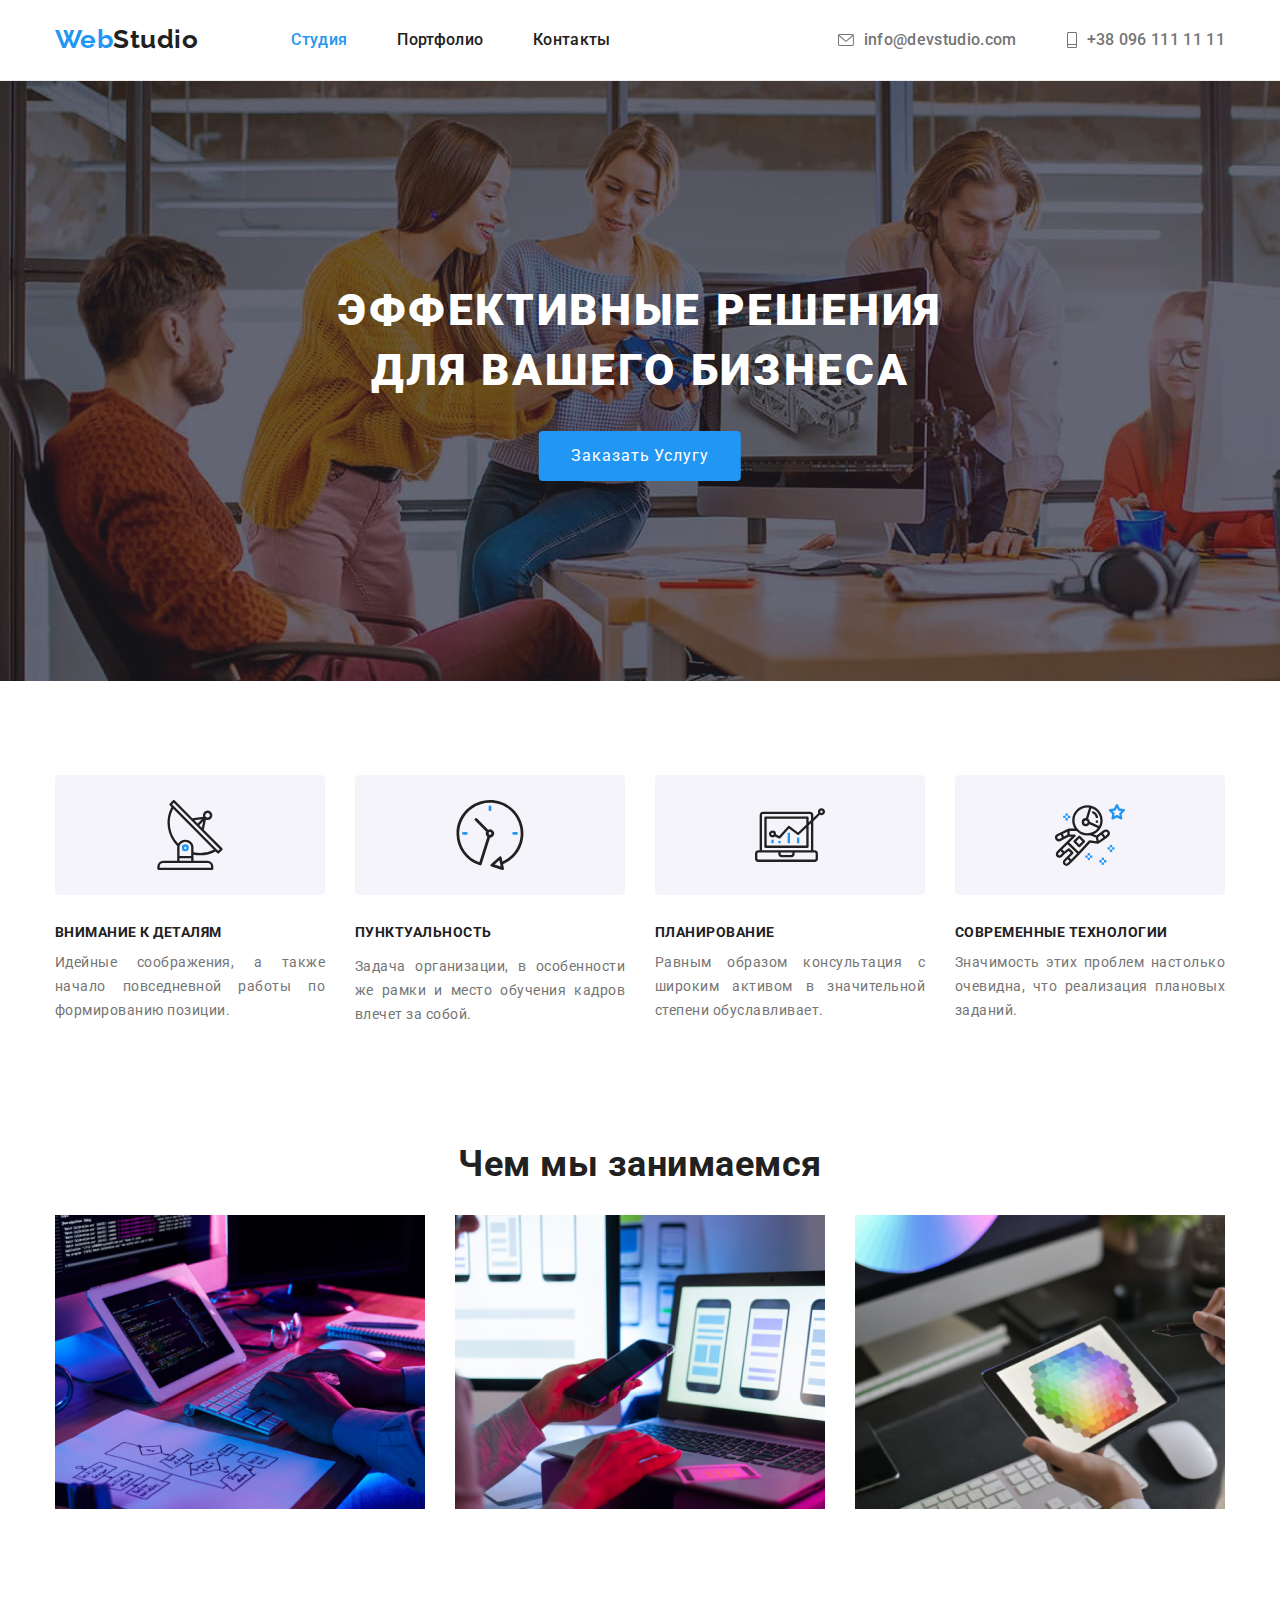
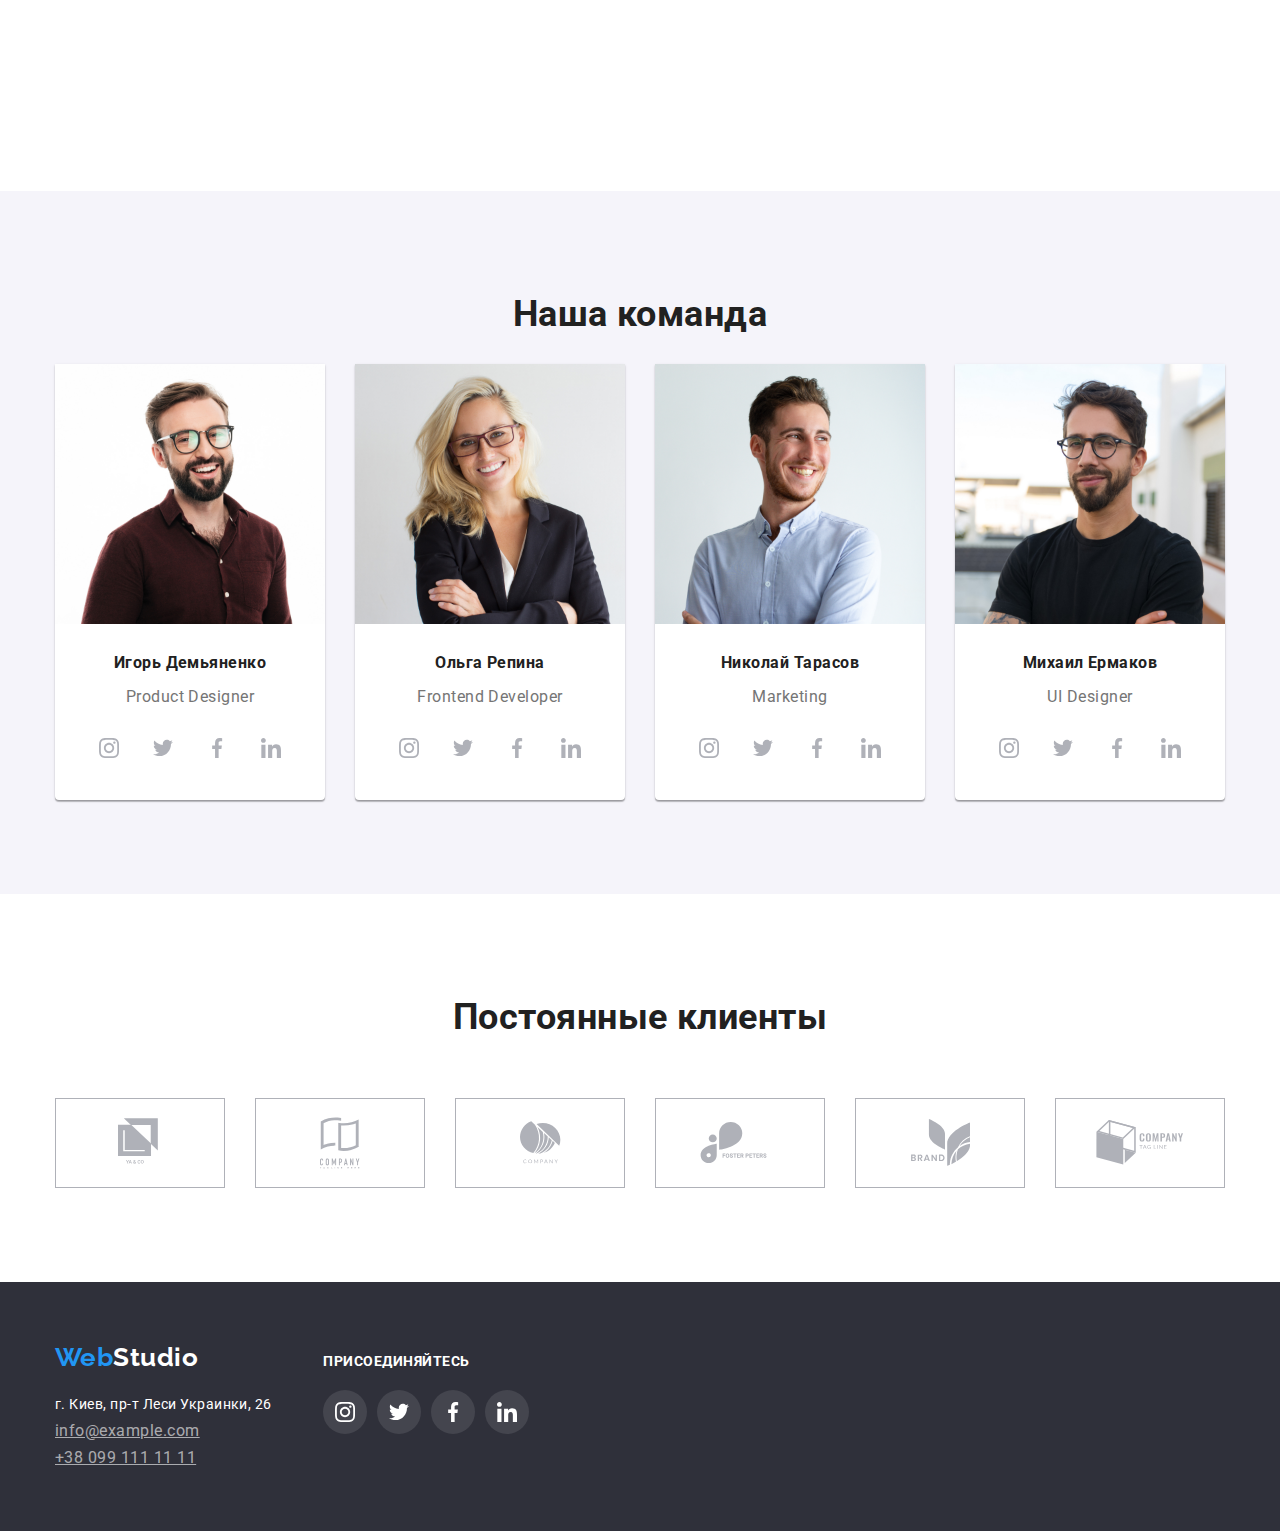
<file: index.html>
<!DOCTYPE html>
<html lang="ru">
<head>
    <meta charset="UTF-8">
    <meta name="viewport" content="width=device-width, initial-scale=1.0">
    <title>WebStudio</title>
    <link rel="stylesheet" href="https://cdnjs.cloudflare.com/ajax/libs/modern-normalize/1.0.0/modern-normalize.min.css" />
    <link rel="stylesheet" href="./css/style.css">
    <link href="https://fonts.googleapis.com/css2?family=Roboto:wght@400;500;900&display=swap" rel="stylesheet">
    <link href="https://fonts.googleapis.com/css2?family=Raleway:wght@800&display=swap" rel="stylesheet">
</head>

<body>
<!--основная навигация по сайту-->
<!--добавлена рамка в header-->
    <header class="header">
        <div>
            <div class="container header-container">
            <nav class="navigation">
                <a class="logo" href="./index.html">
                Web<span class="logo-black">Studio</span>
                </a>
                <ul class="list menu">
                    <li class="menu-item"><a href="./index.html" class="link menu-link active">Студия</a></li>
                    <li class="menu-item"><a href="./portfolio.html" class="link menu-link">Портфолио</a></li>
                    <li class="menu-item"><a href="" class="link menu-link">Контакты</a></li>
                </ul>
            </nav>
                <ul class="list menu">
                    <li class="contact-item icon-contact">
                        <a href="mailto:info@devstudio.com" class="link contact-link">
                            <svg class="header-icon" width="16" height="12">
                                <use xlink:href="./images/sprite.svg#icon-leter"></use>
                            </svg>
                        info@devstudio.com</a>
                    </li>
                    <li class="contact-item">
                        <a href="tel:+380961111111" class="link contact-link">
                            <svg class="header-icon" width="10" height="16">
                                <use xlink:href="./images/sprite.svg#icon-phone"></use>
                            </svg>
                        +38 096 111 11 11</a>
                    </li>
                </ul>
            </div>
        </div>    
    </header>

    <main>
<!--Главное о странице-->
            <section class="section hero">
                <div class="hero-img">
                    <h1 class="hero-container hero-name">Эффективные решения для вашего бизнеса</h1>
                    <button class="hero-btn button">Заказать услугу</button>
                </div>
            </section>
<!--Преимущества компании-->
        <section class="section">
            <div class="container">
                <h2 class="visually-hidden">O наших преимуществах</h2>
                <ul class="list advantages">
                    <li class="advantages-item advantages-icon-1">
                        <h3 class="text-title advantages-title">Внимание к деталям</h3>
                        <p class="advantages-text">Идейные соображения, а также начало повседневной работы по формированию позиции.</p>
                    </li>
                    <li class="advantages-item advantages-icon-2">
                        <h3 class="text-title  advantages-advantages-title">Пунктуальность</h3>
                        <p class="advantages-text">Задача организации, в особенности же рамки и место обучения кадров влечет за собой.</p>
                    </li>
                    <li class="advantages-item advantages-icon-3">
                        <h3 class="text-title advantages-title">Планирование</h3>
                        <p class="advantages-text">Равным образом консультация с широким активом в значительной степени обуславливает.</p>
                    </li>
                    <li class="advantages-item advantages-icon-4">
                        <h3 class="text-title advantages-title">Современные технологии</h3>
                        <p class="advantages-text">Значимость этих проблем настолько очевидна, что реализация плановых заданий.</p>
                 </li>
                </ul>
            </div>
        </section>
<!--Что делает компания-->
         <section class="section section-gallery">
            <div class="container">
                <h2 class="title">Чем мы занимаемся</h2>
                    <ul class="grid list">
                        <li  class="grid-item gallery-item">
                            <img src="./images/index/img1.jpg" width="370" alt="">
                        </li>
                        <li class="grid-item gallery-item">
                            <img src="./images/index/img2.jpg" width="370" alt="">
                        </li>
                        <li class="grid-item gallery-item">
                            <img src="./images/index/img3.jpg" width="370" alt="">
                        </li>
                    </ul>
                </div>
        </section>
 <!--Наша команда-->
        <section class="section team-container">
            <div class="container">
                <h2 class="title">Наша команда</h2>
                <ul class="list grid">
                    <li class="grid-item team-grid"> 
                        <img src="./images/index/teamcard1.jpg" class="team-img" width="270
                    " alt="">
                        <h3 class="text-title team-title">Игорь Демьяненко</h3>
                        <p class="team-text">Product Designer</p>
                        <div class="social">
                            <ul class="list social-item">
                            <li class="social-box">
                                <a href="" class="social-link">
                                    <svg class="social-icon" width="20" height="20">
                                        <use xlink:href="./images/sprite.svg#icon-instagram"></use>
                                    </svg>
                                </a>
                            </li>
                            <li class="social-box">
                                <a href="" class="social-link">
                                    <svg class="social-icon" width="20" height="20">
                                        <use xlink:href="./images/sprite.svg#icon-twitter"></use>
                                    </svg>
                                </a>
                            </li>
                            <li class="social-box">
                                <a href="" class="social-link">
                                    <svg class="social-icon" width="20" height="20">
                                        <use xlink:href="./images/sprite.svg#icon-facebook"></use>
                                    </svg>
                                </a>
                            </li>
                            <li class="social-box">
                                <a href="" class="social-link">
                                    <svg class="social-icon" width="20" height="20">
                                        <use xlink:href="./images/sprite.svg#icon-linkedin"></use>
                                    </svg>
                                </a>
                            </li>
                            </ul> 
                        </div>
                    </li>
                    <li class="grid-item team-grid">
                        <img src="./images/index/teamcard2.jpg" class="team-img" width="270
                    " alt="">
                        <h3 class="text-title team-title">Ольга Репина</h3>
                        <p class="team-text">Frontend Developer</p>
                        <div class="social">
                            <ul class="list social-item">
                                <li class="social-box">
                                    <a href="" class="social-link">
                                        <svg class="social-icon" width="20" height="20">
                                            <use xlink:href="./images/sprite.svg#icon-instagram"></use>
                                        </svg>
                                    </a>
                                </li>
                                <li class="social-box">
                                    <a href="" class="social-link">
                                        <svg class="social-icon" width="20" height="20">
                                            <use xlink:href="./images/sprite.svg#icon-twitter"></use>
                                        </svg>
                                    </a>
                                </li>
                                <li class="social-box">
                                    <a href="" class="social-link">
                                        <svg class="social-icon" width="20" height="20">
                                            <use xlink:href="./images/sprite.svg#icon-facebook"></use>
                                        </svg>
                                    </a>
                                </li>
                                <li class="social-box">
                                    <a href="" class="social-link">
                                        <svg class="social-icon" width="20" height="20">
                                            <use xlink:href="./images/sprite.svg#icon-linkedin"></use>
                                        </svg>
                                    </a>
                                </li>
                            </ul>
                        </div>
                    </li>
                    <li class="grid-item team-grid">
                        <img src="./images/index/teamcard3.jpg" class="team-img" width="270
                    " alt="">
                        <h3 class="text-title team-title">Николай Тарасов</h3>
                        <p class="team-text">Marketing</p>
                        <div class="social">
                            <ul class="list social-item">
                                <li class="social-box">
                                    <a href="" class="social-link">
                                        <svg class="social-icon" width="20" height="20">
                                            <use xlink:href="./images/sprite.svg#icon-instagram"></use>
                                        </svg>
                                    </a>
                                </li>
                                <li class="social-box">
                                    <a href="" class="social-link">
                                        <svg class="social-icon" width="20" height="20">
                                            <use xlink:href="./images/sprite.svg#icon-twitter"></use>
                                        </svg>
                                    </a>
                                </li>
                                <li class="social-box">
                                    <a href="" class="social-link">
                                        <svg class="social-icon" width="20" height="20">
                                            <use xlink:href="./images/sprite.svg#icon-facebook"></use>
                                        </svg>
                                    </a>
                                </li>
                                <li class="social-box">
                                    <a href="" class="social-link">
                                        <svg class="social-icon" width="20" height="20">
                                            <use xlink:href="./images/sprite.svg#icon-linkedin"></use>
                                        </svg>
                                    </a>
                                </li>
                            </ul>
                        </div>
                    </li>
                    <li class="grid-item team-grid">
                        <img src="./images/index/teamcard4.jpg" class="team-img" width="270
                    " alt="">
                        <h3 class="text-title team-title">Михаил Ермаков</h3>
                        <p class="team-text">UI Designer</p>
                        <div class="social">
                            <ul class="list social-item">
                                <li class="social-box">
                                    <a href="" class="social-link">
                                        <svg class="social-icon" width="20" height="20">
                                            <use xlink:href="./images/sprite.svg#icon-instagram"></use>
                                        </svg>
                                    </a>
                                </li>
                                <li class="social-box">
                                    <a href="" class="social-link">
                                        <svg class="social-icon" width="20" height="20">
                                            <use xlink:href="./images/sprite.svg#icon-twitter"></use>
                                        </svg>
                                    </a>
                                </li>
                                <li class="social-box">
                                    <a href="" class="social-link">
                                        <svg class="social-icon" width="20" height="20">
                                            <use xlink:href="./images/sprite.svg#icon-facebook"></use>
                                        </svg>
                                    </a>
                                </li>
                                <li class="social-box">
                                    <a href="" class="social-link">
                                        <svg class="social-icon" width="20" height="20">
                                            <use xlink:href="./images/sprite.svg#icon-linkedin"></use>
                                        </svg>
                                    </a>
                                </li>
                            </ul>
                        </div>
                    </li>
                </ul>
            </div>
        </section>
<!--Постоянные клиенты-->
        <section class="section">
            <div class="container">
                <h2 class="title">Постоянные клиенты</h2>
                <ul class="list grid client">
                    <li class="client-box">
                        <a href="" class="link-client">
                            <svg class="icon" width="44" height="49">
                                <use xlink:href="./images/sprite.svg#icon-logo-1"></use>
                            </svg>
                        </a>
                    </li>
                    <li class="client-box">
                        <a href="" class="link-client">
                            <svg class="icon" width="40" height="52">
                                <use xlink:href="./images/sprite.svg#icon-logo-2"></use>
                            </svg>
                        </a>
                    </li>
                    <li class="client-box">
                        <a href="" class="link-client">
                            <svg class="icon" width="41" height="43">
                                <use xlink:href="./images/sprite.svg#icon-logo-3"></use>
                            </svg>
                        </a>
                    </li>
                    <li class="client-box">
                        <a href="" class="link-client">
                            <svg class="icon" width="80" height="42">
                                <use xlink:href="./images/sprite.svg#icon-logo-4"></use>
                            </svg>
                        </a>
                    </li>
                    <li class="client-box">
                        <a href="" class="link-client">
                            <svg class="icon" width="59" height="47">
                                <use xlink:href="./images/sprite.svg#icon-logo-5"></use>
                            </svg>
                        </a>
                    </li>
                    <li class="client-box">
                        <a href="" class="link-client">
                            <svg class="icon" width="88" height="45">
                                <use xlink:href="./images/sprite.svg#icon-logo-6"></use>
                            </svg>
                        </a>
                    </li>
                </ul>
            </div>
        </section>
    </main>
<!--Подвал-->
    <footer class="footer">
        <div class="container footer-container">
            <div class="addr-container">
                <a class="logo logo-ftr" href="./index.html">
                    Web<span class="logo-white">Studio</span>
                </a>
                <address class="address">г. Киев, пр-т Леси Украинки, 26</address>
                <ul class="list">
                    <li>
                        <a class="link-contact" href="mailto:info@example.com">info@example.com</a>
                    </li>
                    <li>
                        <a class="link-contact" href="tel:+380991111111">+38 099 111 11 11</a>
                    </li>
                </ul>
            </div>
            <div class="social">
                <h3 class="text-title">присоединяйтесь</h3>
                <ul class="list social-item">
                    <li class="social-box">
                        <a href="" class="social-link">
                            <svg class="social-icon" width="20" height="20">
                                <use xlink:href="./images/sprite.svg#icon-instagram"></use>
                            </svg>
                        </a>
                    </li>
                    <li class="social-box">
                        <a href="" class="social-link">
                            <svg class="social-icon" width="20" height="20">
                                <use xlink:href="./images/sprite.svg#icon-twitter"></use>
                            </svg>
                        </a>
                    </li>
                    <li class="social-box">
                        <a href="" class="social-link">
                            <svg class="social-icon" width="20" height="20">
                                <use xlink:href="./images/sprite.svg#icon-facebook"></use>
                            </svg>
                        </a>
                    </li>
                    <li class="social-box">
                        <a href="" class="social-link">
                            <svg class="social-icon" width="20" height="20">
                                <use xlink:href="./images/sprite.svg#icon-linkedin"></use>
                            </svg>
                        </a>
                    </li>
                </ul>
            </div>
        </div>
    </footer>
</body>
</html>
</file>
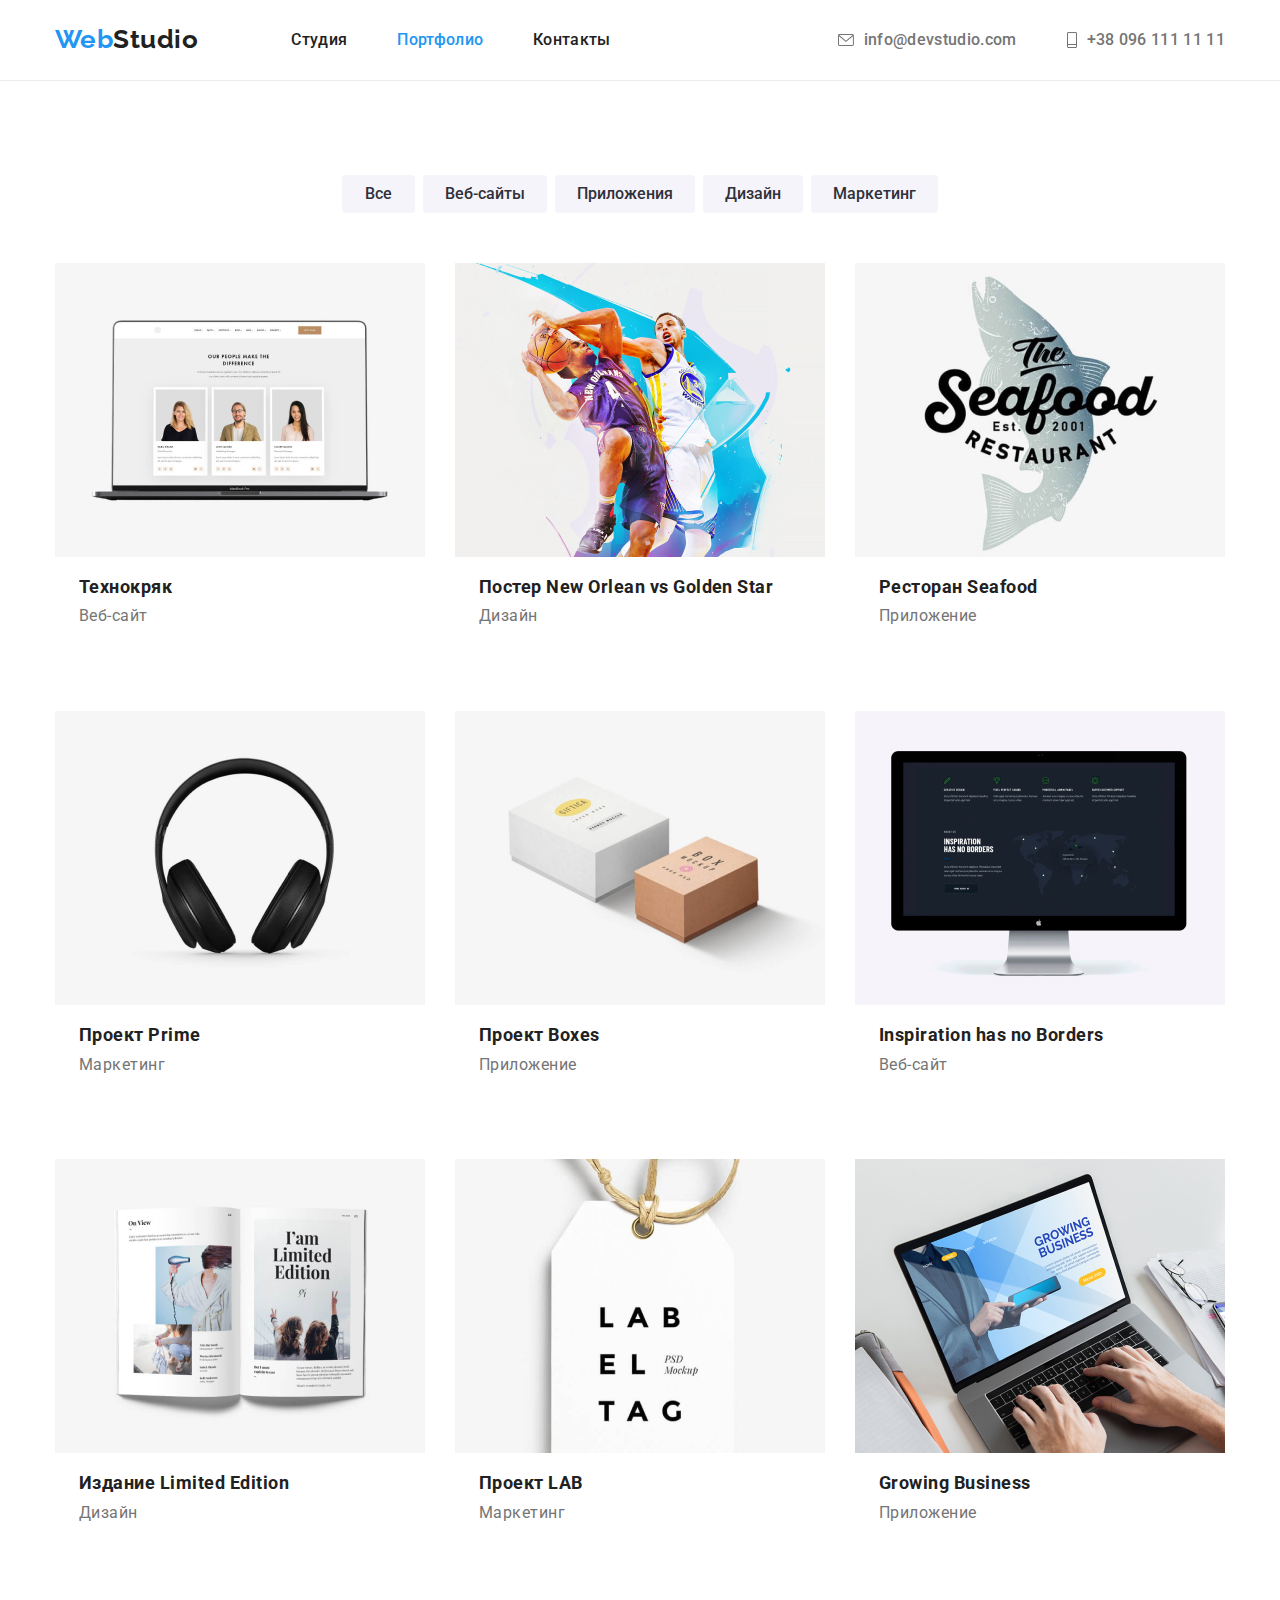
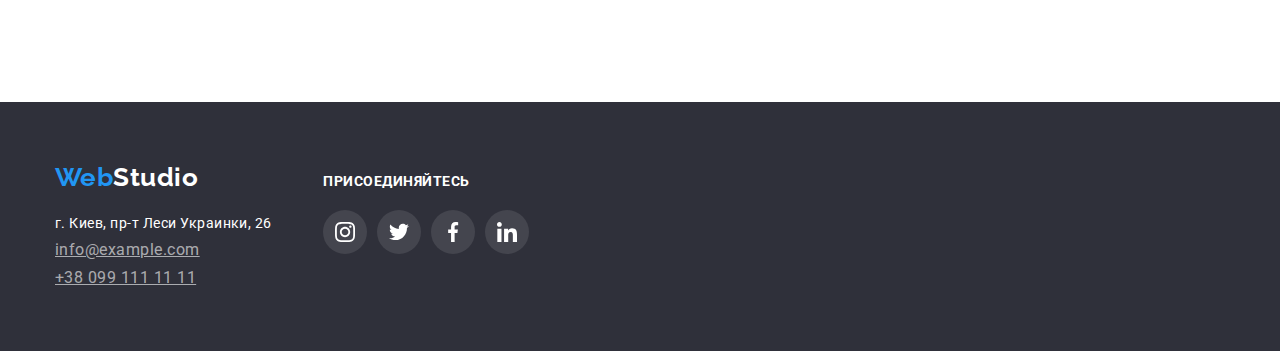
<file: portfolio.html>
<!DOCTYPE html>
<html lang="ru">
  <head>
    <meta charset="UTF-8" />
    <meta name="viewport" content="width=device-width, initial-scale=1.0" />
    <title>Portfolio</title>
    <link rel="stylesheet" href="https://cdnjs.cloudflare.com/ajax/libs/modern-normalize/1.0.0/modern-normalize.min.css"/>
    <link rel="stylesheet" href="./css/styleportfolio.css">
    <link href="https://fonts.googleapis.com/css2?family=Roboto:wght@400;500;900&display=swap" rel="stylesheet">
    <link href="https://fonts.googleapis.com/css2?family=Raleway:wght@800&display=swap" rel="stylesheet">
  </head>

  <body>
    <!--Основная навигация-->
    <!--добавлена рамка в header-->
  <header class="header">
    <div>
      <div class="container header-container">
        <nav class="navigation">
          <a class="logo" href="./index.html">
            Web<span class="logo-black">Studio</span>
          </a>
          <ul class="list menu">
            <li class="menu-item"><a href="./index.html" class="link menu-link">Студия</a></li>
            <li class="menu-item"><a href="./portfolio.html" class="link menu-link active">Портфолио</a></li>
            <li class="menu-item"><a href="" class="link menu-link">Контакты</a></li>
          </ul>
        </nav>
        <ul class="list menu">
          <li class="contact-item icon-contact">
            <a href="mailto:info@devstudio.com" class="link contact-link">
              <svg class="icon header-icon" width="16" height="12">
                <use xlink:href="./images/sprite.svg#icon-leter"></use>
              </svg>
              info@devstudio.com</a>
          </li>
          <li class="contact-item">
            <a href="tel:+380961111111" class="link contact-link">
              <svg class="icon header-icon" width="10" height="16">
                <use xlink:href="./images/sprite.svg#icon-phone"></use>
              </svg>
              +38 096 111 11 11</a>
          </li>
        </ul>
      </div>
    </div>
  </header>

    <main>
      <!--Фильтрация-->
      <div class="container" >
        <section class="container-filter">
          <h2 class="visually-hidden">Фильтр по странице</h2>
          <ul class="list filter">
            <li class="filter-item"><button class="filter-btn">Все</button></li>
            <li class="filter-item"><button class="filter-btn">Веб-сайты</button></li>
            <li class="filter-item"><button class="filter-btn">Приложения</button></li>
            <li class="filter-item"><button class="filter-btn">Дизайн</button></li>
            <li class="filter-item"><button class="filter-btn">Маркетинг</button></li>
        </ul>
        </section>

      <!--Примеры проектов-->
         <section class="project">
           <h2 class="visually-hidden">Эффективные решения для вашего бизнеса</h2>
           <ul class="list grid project-list">
             <li class="grid-item project-item">
            <a class="website" href=""><img src="./images/Portfolio/img1.jpg" class="project-img" width="370" alt="" />
              <h3 class="name-website">Технокряк</h3>
              <p class="subtitle">Веб-сайт</p>
            </a>
          </li>
          <li class="grid-item project-item">
            <a class="website" href=""><img src="./images/Portfolio/img2.jpg" class="project-img" width="370" alt="" />
              <h3 class="name-website">Постер New Orlean vs Golden Star</h3>
              <p class="subtitle">Дизайн</p>
            </a>
          </li>
          <li class="grid-item project-item">
            <a class="website" href=""><img src="./images/Portfolio/img3.jpg" class="project-img" width="370" alt="" />
              <h3 class="name-website">Ресторан Seafood</h3>
              <p class="subtitle">Приложение</p>
            </a>
          </li>
          <li class="grid-item project-item">
            <a class="website" href=""><img src="./images/Portfolio/img4.jpg"  class="project-img" width="370" alt="" />
              <h3 class="name-website">Проект Prime</h3>
              <p class="subtitle">Маркетинг</p>
            </a>
          </li>
          <li class="grid-item project-item">
            <a class="website" href=""><img src="./images/Portfolio/img5.jpg" class="project-img" width="370" alt="" />
              <h3 class="name-website">Проект Boxes</h3>
              <p class="subtitle">Приложение</p>
            </a>
          </li>
          <li class="grid-item project-item">
            <a class="website" href=""><img src="./images/Portfolio/img6.jpg" class="project-img" width="370" alt="" />
              <h3 class="name-website">Inspiration has no Borders</h3>
              <p class="subtitle">Веб-сайт</p>
            </a>
          </li>
          <li class="grid-item project-item">
            <a class="website" href=""><img src="./images/Portfolio/img7.jpg" class="project-img" width="370" alt="" />
              <h3 class="name-website">Издание Limited Edition</h3>
              <p class="subtitle">Дизайн</p>
            </a>
          </li>
          <li class="grid-item project-item">
            <a class="website" href=""><img src="./images/Portfolio/img8.jpg" class="project-img" width="370" alt="" />
              <h3 class="name-website">Проект LAB</h3>
              <p class="subtitle">Маркетинг</p>
            </a>
          </li>
          <li class="grid-item project-item">
            <a class="website" href=""><img src="./images/Portfolio/img9.jpg" class="project-img" width="370" alt="" />
              <h3 class="name-website">Growing Business</h3>
              <p class="subtitle">Приложение</p>
            </a>
          </li>
        </ul>
        </section>
      </div>
    </main>

    <!--Подвал-->
    <footer class="footer">
      <div class="container footer-container">
        <div class="addr-container">
          <a class="logo logo-ftr" href="./index.html">
            Web<span class="logo-white">Studio</span>
          </a>
          <address class="address">г. Киев, пр-т Леси Украинки, 26</address>
          <ul class="list">
            <li>
              <a class="link-contact" href="mailto:info@example.com">info@example.com</a>
            </li>
            <li>
              <a class="link-contact" href="tel:+380991111111">+38 099 111 11 11</a>
            </li>
          </ul>
        </div>
        <div class="social">
          <h3 class="text-title">присоединяйтесь</h3>
          <ul class="list social-item">
            <li class="social-box">
              <a href="" class="social-link">
                <svg class="social-icon" width="20" height="20">
                  <use xlink:href="./images/sprite.svg#icon-instagram"></use>
                </svg>
              </a>
            </li>
            <li class="social-box">
              <a href="" class="social-link">
                <svg class="social-icon" width="20" height="20">
                  <use xlink:href="./images/sprite.svg#icon-twitter"></use>
                </svg>
              </a>
            </li>
            <li class="social-box">
              <a href="" class="social-link">
                <svg class="social-icon" width="20" height="20">
                  <use xlink:href="./images/sprite.svg#icon-facebook"></use>
                </svg>
              </a>
            </li>
            <li class="social-box">
              <a href="" class="social-link">
                <svg class="social-icon" width="20" height="20">
                  <use xlink:href="./images/sprite.svg#icon-linkedin"></use>
                </svg>
              </a>
            </li>
          </ul>
        </div>
      </div>
    </footer>
  </body>

</html>
</file>
<file: css/style.css>
:root {
  --main-color: #757575;
  --white: #ffffff;
  --dark-color: #212121;
  --button-bcg-color: #2196f3;
  --dark-bcg: #2f303a;
  --bcg-gray: #f5f4fa;
  --icon: #AFB1B8;
}

html {
  box-sizing: border-box;
}
*,
*::before,
*::after {
  box-sizing: inherit;
}

img {
  display: block;
  max-width: 100%;
  height: auto;
}

h1,
h2,
h3,
p,
ul [class],
li {
  margin-top: 0;
}

.visually-hidden {
  position: absolute !important;
  clip: rect(1px 1px 1px 1px);
  clip: rect(1px, 1px, 1px, 1px);
  padding: 0 !important;
  border: 0 !important;
  height: 1px !important;
  width: 1px !important;
  overflow: hidden;
}

body {
  font-family: 'Roboto', sans-serif;
  line-height: 1.71;
  letter-spacing: 0.03em;
  color: var(--main-color);
}

.container {
  width: 1200px;
  padding-left: 15px;
  padding-right: 15px;
  margin-right: auto;
  margin-left: auto;
}

/*добавлена рамка в header*/
.header {
  border-bottom: 1px solid #ececec;
}

.header-container {
  display: flex;
  justify-content: flex-end;
  align-items: center;
}

.list {
  list-style: none;
  margin: 0;
  padding: 0;
}

.logo {
  margin-top: 24px;
  margin-right: 93px;
  margin-bottom: 25px;
  text-decoration: none;
  font-family: Raleway;
  font-weight: bold;
  font-size: 26px;
  line-height: 1.19;
  color: var(--button-bcg-color);
}

.logo-black {
  font-family: Raleway;
  font-size: 26px;
  line-height: 1.19;
  color: var(--dark-color);
}

.menu {
  display: inline-flex;
}

.menu-item:not(:last-child) {
  margin-right: 50px;
}

.contact-item:not(:last-child) {
  margin-right: 50px;
}

.link {
  text-decoration: none;
  font-weight: 500;
  line-height: 1.14;
  letter-spacing: 0.02em;
  color: var(--dark-color);
}

.link:hover,
.link:focus {
  color: var(--button-bcg-color);
}

.link:hover .header-icon,
.link:focus .header-icon {
  fill: var(--button-bcg-color);
}

.header-icon {
  fill: var(--main-color);
  margin-right: 10px;
}

nav a.active {
  color: var(--button-bcg-color);
}

.contact-link {
  display: flex;
  align-items: center;
  justify-content : center;
  color: var(--main-color);
}

.navigation {
  display: flex;
  align-items: center;
  margin-right: auto;
}

.hero {
  background-color: var(--dark-bcg);
  background-image: linear-gradient(
      to right,
      rgba(47, 48, 58, 0.4),
      rgba(47, 48, 58, 0.4)
    ),
    url(../images/index/hero.jpg);
  background-repeat: no-repeat;
  background-size: cover;
  object-fit: cover;
  object-position: top center;
  display: flex;
  justify-content: center;
  align-items: center;
  height: 600px;
}

.hero-container {
  max-width: 696px;
}

.hero-name {
  text-align: center;
  margin-bottom: 30px;
  font-weight: 900;
  font-size: 44px;
  line-height: 1.36;
  letter-spacing: 0.06em;
  text-transform: uppercase;
  color: var(--white);
}

.hero-btn {
  position: relative;
  left: 50%;
  transform: translate(-50%, 0);
}

.button {
  display: inline-block;
  border: 0px solid var(--accent-cl);
  border-radius: 4px;
  padding: 10px 32px;
  text-align: center;
  font-weight: normal;
  font-size: 16px;
  line-height: 1.875;
  letter-spacing: 0.06em;
  color: var(--white);
  background-color: var(--button-bcg-color);
  text-transform: capitalize;
  border-radius: 4px;
}

.hero-btn:hover,
.hero-btn:focus {
  color: var(--dark-color);
  background-color: var(--main-color);
}

.section {
  padding-top: 94px;
  padding-bottom: 94px;
}

.advantages {
  display: flex;
  justify-content: space-between;
  margin: 0px;
  padding: 0px;
}

.advantages .advantages-item::before {
  content: '';
  display: block;
  height: 120px;
  width: 270px;
  margin-bottom: 30px;
  background-size: auto;
  background-repeat: no-repeat;
  background-position: center;
  background-color: var(--bcg-gray);
  border-radius: 4px;
}

.advantages-icon-1::before {
  background-image: url(../images/index/antenna.svg);
}

.advantages-icon-2::before {
  background-image: url(../images/index/clock.svg);
}

.advantages-icon-3::before {
  background-image: url(../images/index/diagram.svg);
}

.advantages-icon-4::before {
  background-image: url(../images/index/astronaut.svg);
}

.advantages-item {
  flex-basis: calc(100% / 4 - 30px);
  max-width: 270px;
}

.advantages-item:not(:last-child) {
  margin-right: 30px;
}

.title {
  margin-bottom: 50px;
  text-align: center;
  font-weight: bold;
  font-size: 36px;
  line-height: 1.66;
  color: var(--dark-color);
}

.text-title {
  font-weight: bold;
  font-size: 14px;
  line-height: 1.14;
  text-transform: uppercase;
  color: var(--dark-color);
}

.advantages-title {
  margin-top: 93px;
  margin-bottom: 10px;
}

.advantages-text {
  text-align: justify;
  font-size: 14px;
  line-height: 1.714;
}

.grid {
  display: flex;
  flex-wrap: wrap;
  margin-left: -30px;
  margin-top: -30px;
}

.grid-item {
  margin-left: 30px;
  margin-top: 30px;
}

.section-gallery {
  padding-top: 0;
}

.gallery-item {
  flex-basis: calc(100% / 3 - 30px);
  margin-bottom: 188px;
}

.team-container {
  background-color: var(--bcg-gray);
}

.team-grid {
  flex-basis: calc(100% / 4 - 30px);
  text-align: center;
  box-shadow: 0px 1px 3px rgba(0, 0, 0, 0.12), 0px 1px 1px rgba(0, 0, 0, 0.14),
    0px 2px 1px rgba(0, 0, 0, 0.2);
  border-radius: 0px 0px 4px 4px;
  background-color: var(--white);
}

.team-img {
  margin-bottom: 30px;
}

.team-title {
  text-transform: capitalize;
  font-size: 16px;
  margin-bottom: 10px;
}

.social-item {
  display: flex;
  justify-content: space-between;
  margin: 0px;
  padding: 0px;
}

.social {
  padding-bottom: 30px;
  margin-right: 32px;
  margin-left: 32px;
}

.social-box {
  display: flex;
  justify-content: center;
}

.social-link {
  display: flex;
  justify-content: center;
  align-items: center;
  width: 44px;
  height: 44px;
  border-radius: 50%;
  background-color: var(--white);
}

.social-link:not(:last-child) {
  margin-right: 10px;
}

.social-link:hover,
.social-link:focus {
  background-color: var(--button-bcg-color);
}

.social-link:hover .social-icon,
.social-link:focus .social-icon {
  fill: var(--white);
}

.social-icon {
  fill: var(--icon);
}

.client {
  display: flex;
  justify-content: space-between;
  margin: 0px;
  padding: 0px;
}

.client-box {
  display: block;
  flex-basis: calc(100% / 6 - 30px);
}

.link-client {
  display: flex;
  justify-content: center;
  align-items: center;
  width: 170px;
  height: 90px;
  border: 1px solid var(--icon);
}

.client-box:not(:last-child) {
  margin-right: 30px;
}

.icon {
  fill: var(--icon);
}

.link-client:hover,
.link-client:focus {
  border-color: var(--button-bcg-color);
}

.link-client:hover .icon,
.link-client:focus .icon {
  fill: var(--button-bcg-color);
}

.footer {
  background-color: var(--dark-bcg);
  display: flex;
}

.footer .logo {
  margin-top: 0px;
}

.logo .logo-white {
  color: var(--white);
}

.logo-ftr {
  display: block;
  margin-top: 60px;
  margin-bottom: 20px;
}

.footer .link-contact {
  color: rgba(255, 255, 255, 0.6);
}

.addr-container {
  margin-bottom: 60px;
  margin-top: 60px;
}

.link-contact:hover,
.link-contact:focus {
  color: var(--button-bcg-color);
}

.address {
  font-style: normal;
  font-weight: normal;
  font-size: 14px;
  line-height: 1.714;
  color: var(--white);
}

.footer-container {
  display: flex;
  justify-content: flex-start;
}

.footer .text-title {
  color: var(--white);
  font-style: normal;
  font-weight: bold;
  font-size: 14px;
  line-height: 1.14;
  margin-bottom: 20px;
}

.footer .social {
  display: block;
  width: 206px;
  height: 80px;
  margin-top: 72px;
  padding: 0px;
}
.footer .social-icon {
  fill: var(--white);
}

.footer .social-link {
  background: rgba(255, 255, 255, 0.1);
}

footer .social-link:hover,
footer .social-link:focus {
  background-color: var(--button-bcg-color);
}
</file>
<file: css/styleportfolio.css>
:root {
  --main-color: #757575;
  --white: #ffffff;
  --dark-color: #212121;
  --button-bcg-color: #2196f3;
  --dark-bcg: #2f303a;
  --bcg-gray: #f5f4fa;
  --icon: #afb1b8;
}

html {
  box-sizing: border-box;
}
*,
*::before,
*::after {
  box-sizing: inherit;
}

img {
  display: block;
  max-width: 100%;
  height: auto;
}

h1,
h2,
h3,
p,
ul [class],
li {
  margin-top: 0;
}

.visually-hidden {
  position: absolute !important;
  clip: rect(1px 1px 1px 1px);
  clip: rect(1px, 1px, 1px, 1px);
  padding: 0 !important;
  border: 0 !important;
  height: 1px !important;
  width: 1px !important;
  overflow: hidden;
}

body {
  font-family: 'Roboto', sans-serif;
  line-height: 1.71;
  letter-spacing: 0.03em;
  color: var(--main-color);
}

.container {
  width: 1200px;
  padding-left: 15px;
  padding-right: 15px;
  margin-right: auto;
  margin-left: auto;
}

/*добавлена рамка в header*/

.header {
  border-bottom: 1px solid #ececec;
}

.header-container {
  display: flex;
  justify-content: flex-end;
  align-items: center;
}

.list {
  list-style: none;
  margin: 0;
  padding: 0;
}

.logo {
  margin-top: 24px;
  margin-right: 93px;
  margin-bottom: 25px;
  text-decoration: none;
  font-family: Raleway;
  font-weight: bold;
  font-size: 26px;
  line-height: 1.19;
  color: var(--button-bcg-color);
}

.logo-black {
  font-family: Raleway;
  font-size: 26px;
  line-height: 1.19;
  color: var(--dark-color);
}

.menu {
  display: inline-flex;
}

.menu-item:not(:last-child) {
  margin-right: 50px;
}

.contact-item:not(:last-child) {
  margin-right: 50px;
}

.link {
  text-decoration: none;
  font-weight: 500;
  line-height: 1.14;
  letter-spacing: 0.02em;
  color: var(--dark-color);
}

.link:hover,
.link:focus {
  color: var(--button-bcg-color);
}

.header-icon {
  fill: var(--main-color);
}

.link:hover .icon,
.link:focus .icon {
  fill: var(--button-bcg-color);
}

.header-icon {
  margin-right: 10px;
}

nav a.active {
  color: var(--button-bcg-color);
}

.contact-link {
  display: flex;
  align-items: center;
  justify-self: center;
  color: var(--main-color);
}

.navigation {
  display: flex;
  align-items: center;
  margin-right: auto;
}

.grid {
  display: flex;
  flex-wrap: wrap;
  margin-left: -30px;
  margin-top: -30px;
}

.grid-item {
  margin-left: 30px;
  margin-top: 30px;
}

.container-filter {
  padding-top: 94px;
}

.filter {
  display: flex;
  justify-content: center;
}

.filter-item:not(:last-child) {
  margin-right: 8px;
}

.filter-btn {
  display: inline-block;
  border: 0px transparent;
  border-radius: 4px;
  padding: 6px 22px;
  justify-content: center;
  font-weight: 500;
  font-size: 16px;
  min-width: 73px;
  height: 38px;
  line-height: 1.62;
  text-align: center;
  color: var(--dark-bcg);
  background-color: var(--bcg-gray);
}

.filter-btn:hover,
.filter-btn:focus {
  color: var(--white);
  background-color: var(--button-bcg-color);
  box-shadow: 0px 3px 1px rgba(0, 0, 0, 0.1), 0px 1px 2px rgba(0, 0, 0, 0.08),
    0px 2px 2px rgba(0, 0, 0, 0.12);
}

.project-list {
  display: flex;
  flex-wrap: wrap;
  justify-content: space-between;
  margin-top: 50px;
  padding-bottom: 94px;
}

.project-item {
  flex-basis: calc(100% / 3 - 30px);
  margin-bottom: 30px;
}

.project-item:hover,
.project-item:focus {
  box-shadow: 0px 1px 1px rgba(0, 0, 0, 0.12), 0px 4px 4px rgba(0, 0, 0, 0.06),
    1px 4px 6px rgba(0, 0, 0, 0.16);
}

.project-img {
  margin-bottom: 20px;
}

.website {
  display: block;
  text-decoration: none;
}

.name-website {
  font-weight: bold;
  font-size: 18px;
  line-height: 1.14;
  color: var(--dark-color);
  margin-bottom: 4px;
  margin-left: 24px;
}

.subtitle {
  font-size: 16px;
  line-height: 1.857;
  color: var(--main-color);
  margin-bottom: 50px;
  margin-left: 24px;
}

.text-title {
  font-weight: bold;
  font-size: 14px;
  line-height: 1.14;
  text-transform: uppercase;
  color: var(--dark-color);
}

.social-item {
  display: flex;
  justify-content: space-between;
  margin: 0px;
  padding: 0px;
}

.social {
  padding-bottom: 30px;
  margin-right: 32px;
  margin-left: 32px;
}

.social-box {
  display: flex;
  justify-content: center;
}

.social-link {
  display: flex;
  justify-content: center;
  align-items: center;
  width: 44px;
  height: 44px;
  border-radius: 50%;
  background-color: var(--white);
}

.social-link:not(:last-child) {
  margin-right: 10px;
}

.social-link:hover,
.social-link:focus {
  background-color: var(--button-bcg-color);
}

.social-link:hover .social-icon,
.social-link:focus .social-icon {
  fill: var(--white);
}

.social-icon {
  fill: var(--icon);
}

.footer {
  background-color: var(--dark-bcg);
  display: flex;
}

.footer .logo {
  margin-top: 0px;
}

.logo .logo-white {
  color: var(--white);
}

.logo-ftr {
  display: block;
  margin-top: 60px;
  margin-bottom: 20px;
}

.footer .link-contact {
  color: rgba(255, 255, 255, 0.6);
}

.addr-container {
  margin-bottom: 60px;
  margin-top: 60px;
}

.link-contact:hover,
.link-contact:focus {
  color: var(--button-bcg-color);
}

.address {
  font-style: normal;
  font-weight: normal;
  font-size: 14px;
  line-height: 1.714;
  color: var(--white);
}

.footer-container {
  display: flex;
  justify-content: flex-start;
}

.footer .text-title {
  color: var(--white);
  font-style: normal;
  font-weight: bold;
  font-size: 14px;
  line-height: 1.14;
  margin-bottom: 20px;
}

.footer .social {
  display: block;
  width: 206px;
  height: 80px;
  margin-top: 72px;
  padding: 0px;
}
.footer .social-icon {
  fill: var(--white);
}

.footer .social-link {
  background: rgba(255, 255, 255, 0.1);
}

footer .social-link:hover,
footer .social-link:focus {
  background-color: var(--button-bcg-color);
}
</file>
